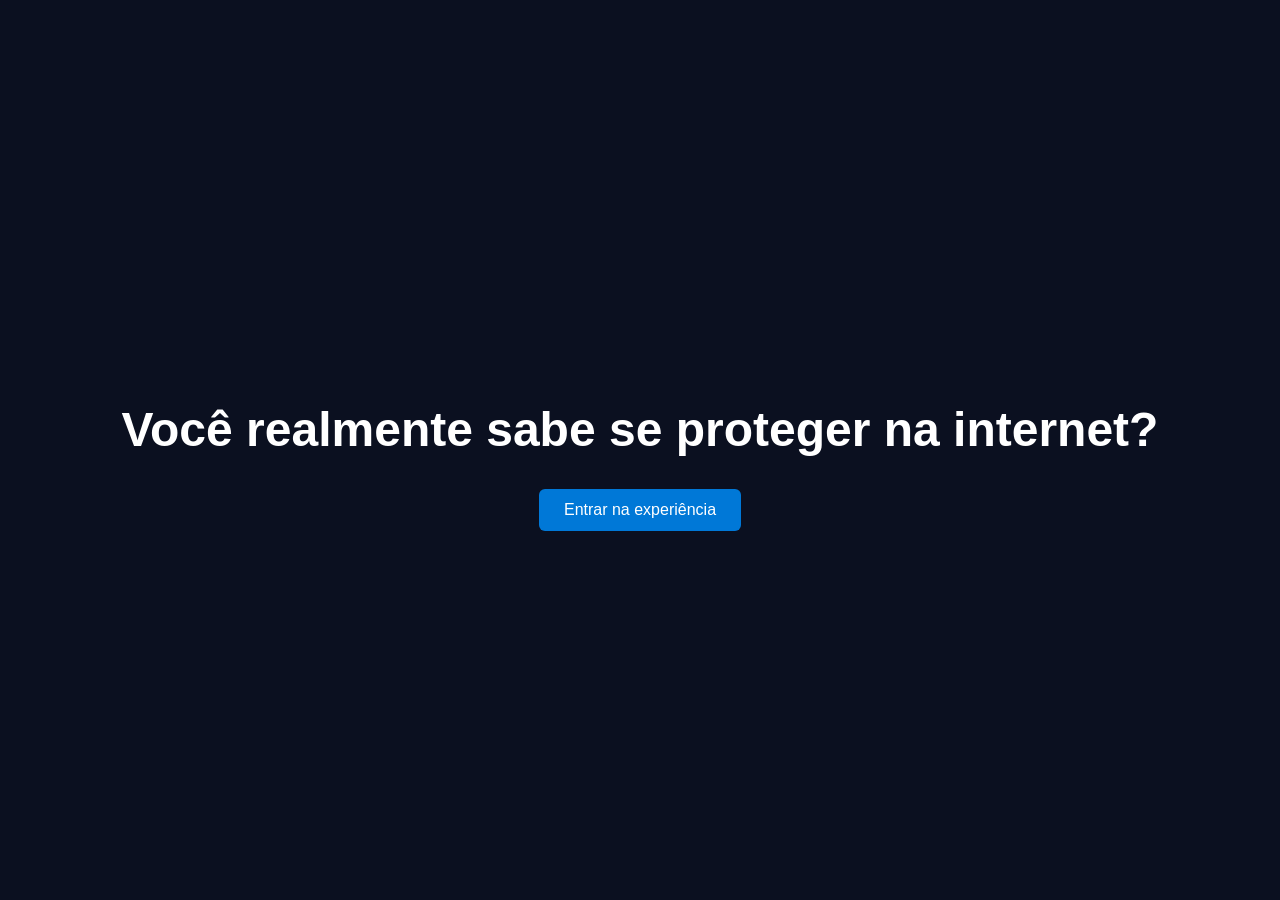
<file: Next Level coders/Next Level coders/index.html>
<!DOCTYPE html>
<html lang="pt-BR">
<head>
    <meta charset="UTF-8">
    <meta name="viewport" content="width=device-width, initial-scale=1.0">
    <title>Cidadania Digital</title>

    <link rel="stylesheet" href="style.css">
</head>
<body>

    <div class="tela-inicial" id="inicio">
        <h1>Você realmente sabe se proteger na internet?</h1>

        <button class="entrar" onclick="iniciarExperiencia()">
            Entrar na experiência
        </button>
    </div>

    <div id="popups"></div>

    <div class="final" id="final" style="display:none;">

        <h1 class="mensagem-final">
            PARABÉNS... você caiu.
        </h1>

        <p class="texto-final">
            Se isso fosse um golpe real, seus dados poderiam ter sido roubados,
            suas contas comprometidas ou seu computador infectado.
        </p>

        <ul>
            <li>Nunca clique sem verificar.</li>
            <li>Desconfie de mensagens urgentes.</li>
            <li>Golpistas usam medo e pressão.</li>
            <li>Segurança digital é responsabilidade de todos.</li>
        </ul>

        <button onclick="window.location.href='seguranca.html'">
            Aprender sobre Segurança Digital
        </button>

    </div>

    <audio id="erro">
        <source src="erro.mp3" type="audio/mpeg">
    </audio>

    <script src="script.js"></script>

</body>
</html>
</file>
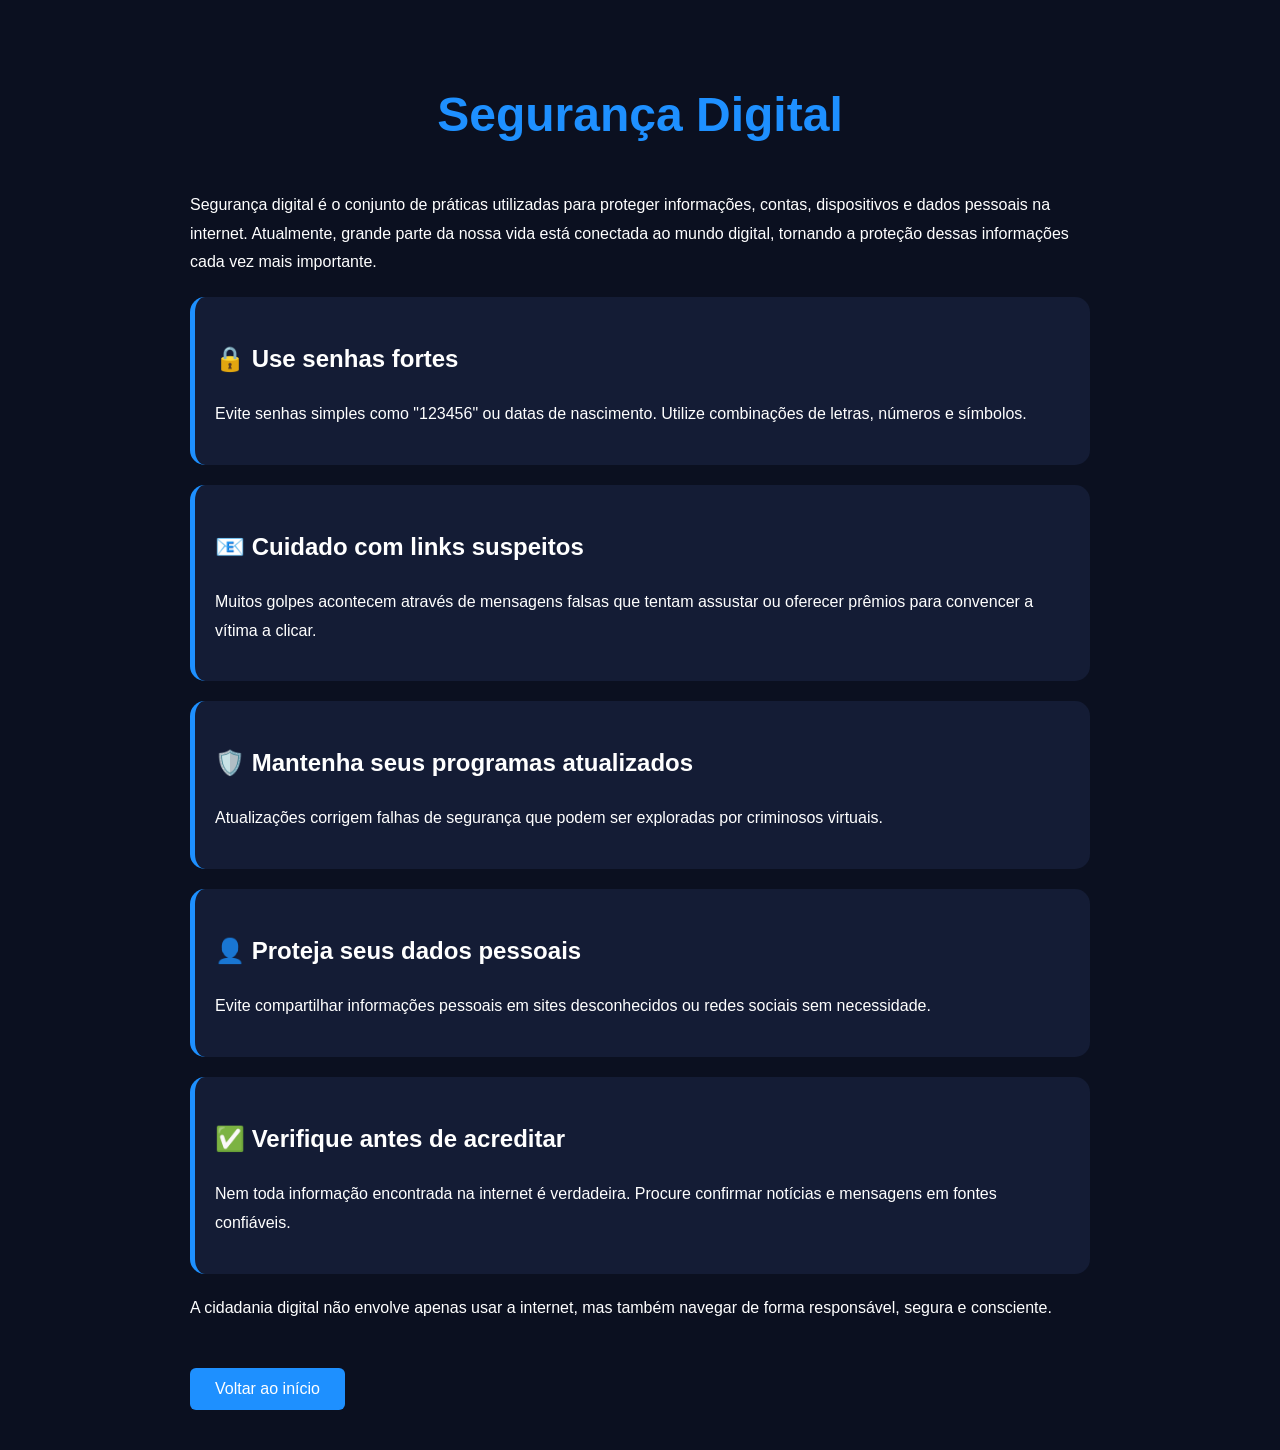
<file: Next Level coders/Next Level coders/seguranca.html>
<!DOCTYPE html>
<html lang="pt-BR">
<head>
<meta charset="UTF-8">
<meta name="viewport" content="width=device-width, initial-scale=1.0">

<title>Segurança Digital</title>

<link rel="stylesheet" href="style.css">

<style>
body{
    overflow:auto;
}

.conteudo{
    max-width:900px;
    margin:auto;
    padding:40px;
    line-height:1.8;
}

.conteudo h1{
    color:#1e90ff;
    text-align:center;
}

.card{
    background:#141c35;
    padding:20px;
    margin:20px 0;
    border-radius:15px;
    border-left:5px solid #1e90ff;
}

.voltar{
    margin-top:30px;
    background:#1e90ff;
    color:white;
}
</style>

</head>
<body>

<div class="conteudo">

    <h1>Segurança Digital</h1>

    <p>
        Segurança digital é o conjunto de práticas utilizadas para proteger
        informações, contas, dispositivos e dados pessoais na internet.
        Atualmente, grande parte da nossa vida está conectada ao mundo digital,
        tornando a proteção dessas informações cada vez mais importante.
    </p>

    <div class="card">
        <h2>🔒 Use senhas fortes</h2>

        <p>
            Evite senhas simples como "123456" ou datas de nascimento.
            Utilize combinações de letras, números e símbolos.
        </p>
    </div>

    <div class="card">
        <h2>📧 Cuidado com links suspeitos</h2>

        <p>
            Muitos golpes acontecem através de mensagens falsas que tentam
            assustar ou oferecer prêmios para convencer a vítima a clicar.
        </p>
    </div>

    <div class="card">
        <h2>🛡️ Mantenha seus programas atualizados</h2>

        <p>
            Atualizações corrigem falhas de segurança que podem ser exploradas
            por criminosos virtuais.
        </p>
    </div>

    <div class="card">
        <h2>👤 Proteja seus dados pessoais</h2>

        <p>
            Evite compartilhar informações pessoais em sites desconhecidos ou
            redes sociais sem necessidade.
        </p>
    </div>

    <div class="card">
        <h2>✅ Verifique antes de acreditar</h2>

        <p>
            Nem toda informação encontrada na internet é verdadeira.
            Procure confirmar notícias e mensagens em fontes confiáveis.
        </p>
    </div>

    <p>
        A cidadania digital não envolve apenas usar a internet, mas também
        navegar de forma responsável, segura e consciente.
    </p>

    <button class="voltar" onclick="window.location.href='index.html'">
        Voltar ao início
    </button>

</div>

</body>
</html>
</file>
<file: Next Level coders/Next Level coders/style.css>
body{
    margin:0;
    font-family:"Segoe UI", Arial, sans-serif;
    background:#0b1020;
    color:white;
    overflow:hidden;
}

.tela-inicial,
.final{
    width:100%;
    height:100vh;
    display:flex;
    flex-direction:column;
    justify-content:center;
    align-items:center;
    text-align:center;
}

h1{
    font-size:48px;
}

button{
    padding:12px 25px;
    border:none;
    border-radius:6px;
    cursor:pointer;
    font-size:16px;
}

.entrar{
    background:#0078d7;
    color:white;
}

.popup{
    position:absolute;
    width:320px;
    background:#f2f2f2;
    color:black;
    border:1px solid #666;
    border-radius:6px;
    overflow:hidden;
    box-shadow:0 10px 25px rgba(0,0,0,.45);

    animation:
        aparecer 0.3s ease,
        tremer 0.15s infinite alternate;

    padding:0;
}

.janela-topo{
    background:linear-gradient(
        to bottom,
        #0078d7,
        #005fa8
    );
    color:white;
    display:flex;
    justify-content:space-between;
    align-items:center;
    padding:0 0 0 12px;
    font-weight:bold;
    cursor:move;
    height:32px;
}

.fechar{
    width:46px;
    height:32px;

    border:none;
    border-radius:0;

    background:transparent;
    color:white;

    font-size:14px;

    display:flex;
    align-items:center;
    justify-content:center;

    cursor:pointer;
    padding:0;
}

.fechar:hover{
    background:#e81123;
}

.janela-conteudo{
    padding:15px;
}

.alerta{
    display:flex;
    gap:12px;
    align-items:center;
    margin-bottom:15px;
}

.icone-alerta{
    font-size:34px;
}

.janela-conteudo button{
    background:#0078d7;
    color:white;
}

.popup-principal{
    width:450px;
    z-index:999;

    animation:
        aparecer 0.3s ease,
        piscar 0.5s infinite;
}

.popup-principal .janela-topo{
    background:linear-gradient(
        to bottom,
        #ff8c00,
        #e76f00
    );
}

.escuro{
    background:black;
}

.mensagem-final{
    color:red;
}

.texto-final{
    max-width:700px;
    font-size:22px;
}

ul{
    font-size:20px;
    text-align:left;
}

@keyframes tremer{

    0%{
        transform:translateX(-2px);
    }

    100%{
        transform:translateX(2px);
    }

}

@keyframes aparecer{

    0%{
        opacity:0;
        transform:scale(0.8);
    }

    100%{
        opacity:1;
        transform:scale(1);
    }

}

@keyframes piscar{

    0%{
        box-shadow:0 0 10px orange;
    }

    50%{
        box-shadow:0 0 35px orange;
    }

    100%{
        box-shadow:0 0 10px orange;
    }

}

.final button{
    background:#0078d7;
    color:white;
}
</file>
